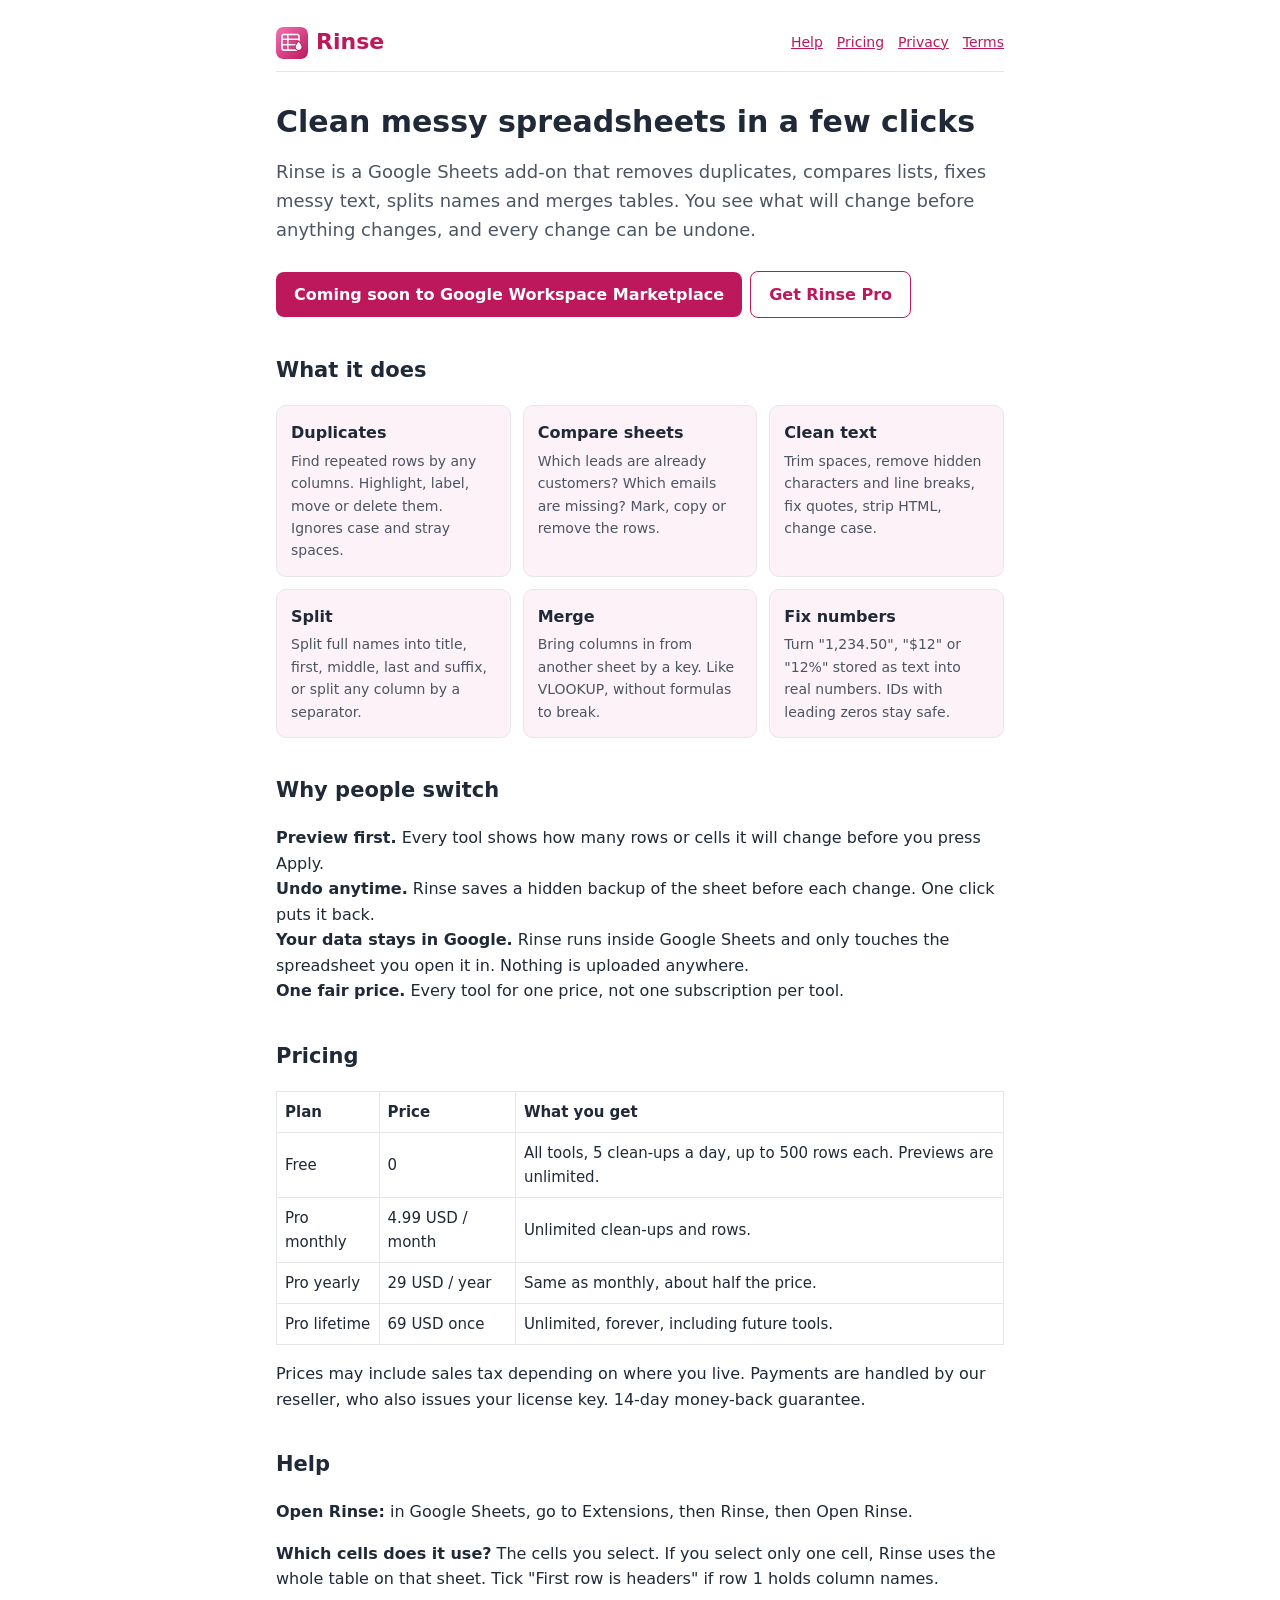
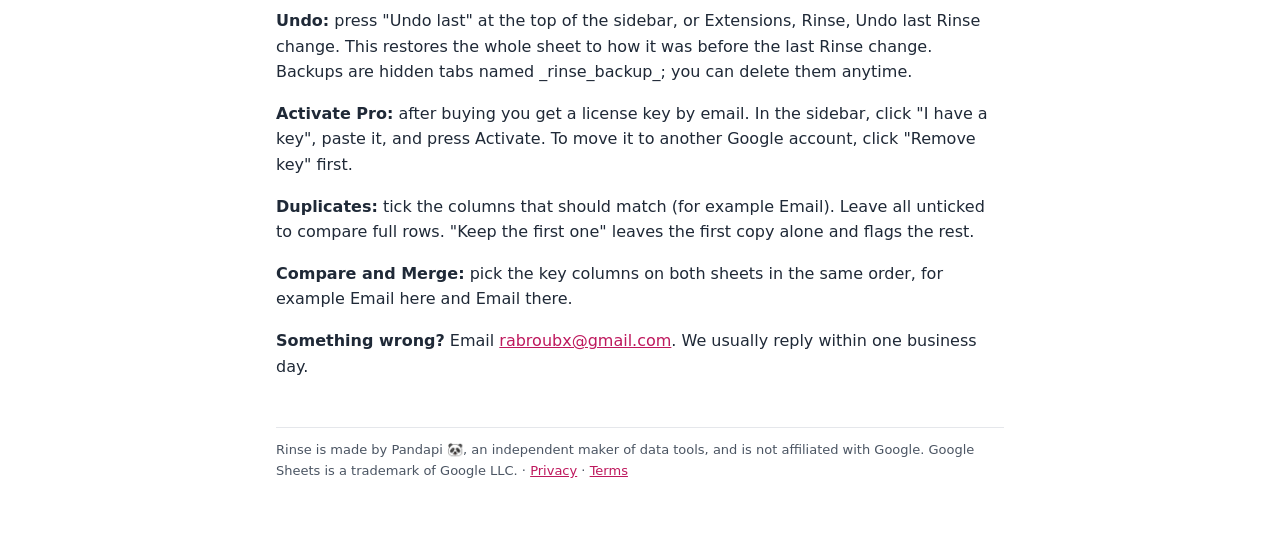
<file: index.html>
<!doctype html><html lang="en"><head><meta charset="utf-8"><meta name="viewport" content="width=device-width,initial-scale=1">
<title>Rinse for Google Sheets</title><meta name="description" content="Remove duplicates, compare sheets, clean text, split names and merge tables in Google Sheets. Preview first, undo anytime.">
<link rel="icon" href="icon-128.png"><link rel="stylesheet" href="style.css"></head><body><main>
<header><a class="logo" href="./"><img src="icon-128.png" alt="">Rinse</a><nav><a href="#help">Help</a><a href="#pricing">Pricing</a><a href="privacy.html">Privacy</a><a href="terms.html">Terms</a></nav></header>
<h1>Clean messy spreadsheets in a few clicks</h1>
<p class="lead">Rinse is a Google Sheets add-on that removes duplicates, compares lists, fixes messy text, splits names and merges tables. You see what will change before anything changes, and every change can be undone.</p>
<a class="cta" href="#help">Coming soon to Google Workspace Marketplace</a><a class="cta ghost" href="https://rinse-pandapi.lemonsqueezy.com/checkout/buy/97f5a36b-7501-4b39-87ae-13c85ad9ce70">Get Rinse Pro</a>

<h2>What it does</h2>
<div class="grid">
<div class="card"><h3>Duplicates</h3><p>Find repeated rows by any columns. Highlight, label, move or delete them. Ignores case and stray spaces.</p></div>
<div class="card"><h3>Compare sheets</h3><p>Which leads are already customers? Which emails are missing? Mark, copy or remove the rows.</p></div>
<div class="card"><h3>Clean text</h3><p>Trim spaces, remove hidden characters and line breaks, fix quotes, strip HTML, change case.</p></div>
<div class="card"><h3>Split</h3><p>Split full names into title, first, middle, last and suffix, or split any column by a separator.</p></div>
<div class="card"><h3>Merge</h3><p>Bring columns in from another sheet by a key. Like VLOOKUP, without formulas to break.</p></div>
<div class="card"><h3>Fix numbers</h3><p>Turn "1,234.50", "$12" or "12%" stored as text into real numbers. IDs with leading zeros stay safe.</p></div>
</div>

<h2>Why people switch</h2>
<p><b>Preview first.</b> Every tool shows how many rows or cells it will change before you press Apply.<br>
<b>Undo anytime.</b> Rinse saves a hidden backup of the sheet before each change. One click puts it back.<br>
<b>Your data stays in Google.</b> Rinse runs inside Google Sheets and only touches the spreadsheet you open it in. Nothing is uploaded anywhere.<br>
<b>One fair price.</b> Every tool for one price, not one subscription per tool.</p>

<h2 id="pricing">Pricing</h2>
<table><tr><th>Plan</th><th>Price</th><th>What you get</th></tr>
<tr><td>Free</td><td>0</td><td>All tools, 5 clean-ups a day, up to 500 rows each. Previews are unlimited.</td></tr>
<tr><td>Pro monthly</td><td>4.99 USD / month</td><td>Unlimited clean-ups and rows.</td></tr>
<tr><td>Pro yearly</td><td>29 USD / year</td><td>Same as monthly, about half the price.</td></tr>
<tr><td>Pro lifetime</td><td>69 USD once</td><td>Unlimited, forever, including future tools.</td></tr></table>
<p>Prices may include sales tax depending on where you live. Payments are handled by our reseller, who also issues your license key. 14-day money-back guarantee.</p>

<h2 id="help">Help</h2>
<p><b>Open Rinse:</b> in Google Sheets, go to Extensions, then Rinse, then Open Rinse.</p>
<p><b>Which cells does it use?</b> The cells you select. If you select only one cell, Rinse uses the whole table on that sheet. Tick "First row is headers" if row 1 holds column names.</p>
<p><b>Undo:</b> press "Undo last" at the top of the sidebar, or Extensions, Rinse, Undo last Rinse change. This restores the whole sheet to how it was before the last Rinse change. Backups are hidden tabs named _rinse_backup_; you can delete them anytime.</p>
<p><b>Activate Pro:</b> after buying you get a license key by email. In the sidebar, click "I have a key", paste it, and press Activate. To move it to another Google account, click "Remove key" first.</p>
<p><b>Duplicates:</b> tick the columns that should match (for example Email). Leave all unticked to compare full rows. "Keep the first one" leaves the first copy alone and flags the rest.</p>
<p><b>Compare and Merge:</b> pick the key columns on both sheets in the same order, for example Email here and Email there.</p>
<p><b>Something wrong?</b> Email <a href="mailto:rabroubx@gmail.com">rabroubx@gmail.com</a>. We usually reply within one business day.</p>
<footer>Rinse is made by Pandapi 🐼, an independent maker of data tools, and is not affiliated with Google. Google Sheets is a trademark of Google LLC. · <a href="privacy.html">Privacy</a> · <a href="terms.html">Terms</a></footer>
</main></body></html>
</file>
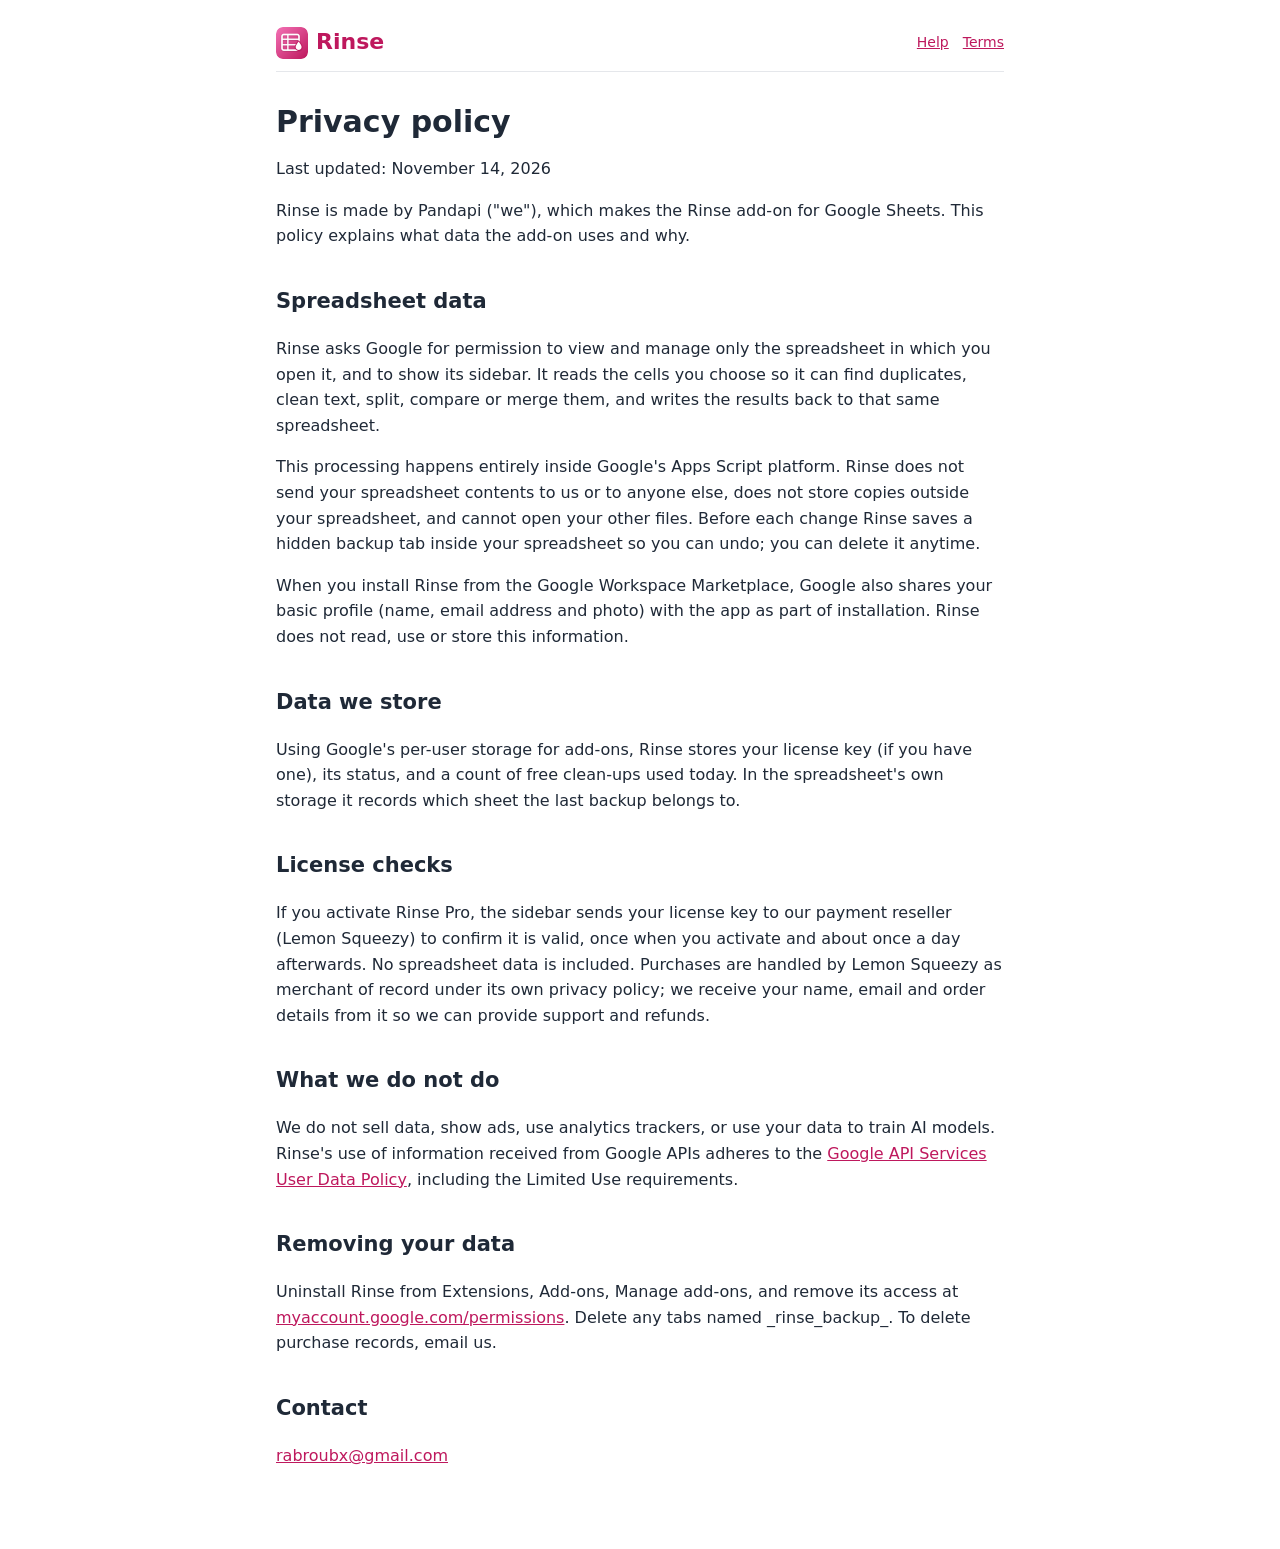
<file: privacy.html>
<!doctype html><html lang="en"><head><meta charset="utf-8"><meta name="viewport" content="width=device-width,initial-scale=1">
<title>Rinse privacy policy</title><link rel="icon" href="icon-128.png"><link rel="stylesheet" href="style.css"></head><body><main>
<header><a class="logo" href="./"><img src="icon-128.png" alt="">Rinse</a><nav><a href="./#help">Help</a><a href="terms.html">Terms</a></nav></header>
<h1>Privacy policy</h1><p>Last updated: November 14, 2026</p>
<p>Rinse is made by Pandapi ("we"), which makes the Rinse add-on for Google Sheets. This policy explains what data the add-on uses and why.</p>
<h2>Spreadsheet data</h2>
<p>Rinse asks Google for permission to view and manage only the spreadsheet in which you open it, and to show its sidebar. It reads the cells you choose so it can find duplicates, clean text, split, compare or merge them, and writes the results back to that same spreadsheet.</p>
<p>This processing happens entirely inside Google's Apps Script platform. Rinse does not send your spreadsheet contents to us or to anyone else, does not store copies outside your spreadsheet, and cannot open your other files. Before each change Rinse saves a hidden backup tab inside your spreadsheet so you can undo; you can delete it anytime.</p>
<p>When you install Rinse from the Google Workspace Marketplace, Google also shares your basic profile (name, email address and photo) with the app as part of installation. Rinse does not read, use or store this information.</p>
<h2>Data we store</h2>
<p>Using Google's per-user storage for add-ons, Rinse stores your license key (if you have one), its status, and a count of free clean-ups used today. In the spreadsheet's own storage it records which sheet the last backup belongs to.</p>
<h2>License checks</h2>
<p>If you activate Rinse Pro, the sidebar sends your license key to our payment reseller (Lemon Squeezy) to confirm it is valid, once when you activate and about once a day afterwards. No spreadsheet data is included. Purchases are handled by Lemon Squeezy as merchant of record under its own privacy policy; we receive your name, email and order details from it so we can provide support and refunds.</p>
<h2>What we do not do</h2>
<p>We do not sell data, show ads, use analytics trackers, or use your data to train AI models. Rinse's use of information received from Google APIs adheres to the <a href="https://developers.google.com/terms/api-services-user-data-policy">Google API Services User Data Policy</a>, including the Limited Use requirements.</p>
<h2>Removing your data</h2>
<p>Uninstall Rinse from Extensions, Add-ons, Manage add-ons, and remove its access at <a href="https://myaccount.google.com/permissions">myaccount.google.com/permissions</a>. Delete any tabs named _rinse_backup_. To delete purchase records, email us.</p>
<h2>Contact</h2><p><a href="mailto:rabroubx@gmail.com">rabroubx@gmail.com</a></p>
</main></body></html>
</file>
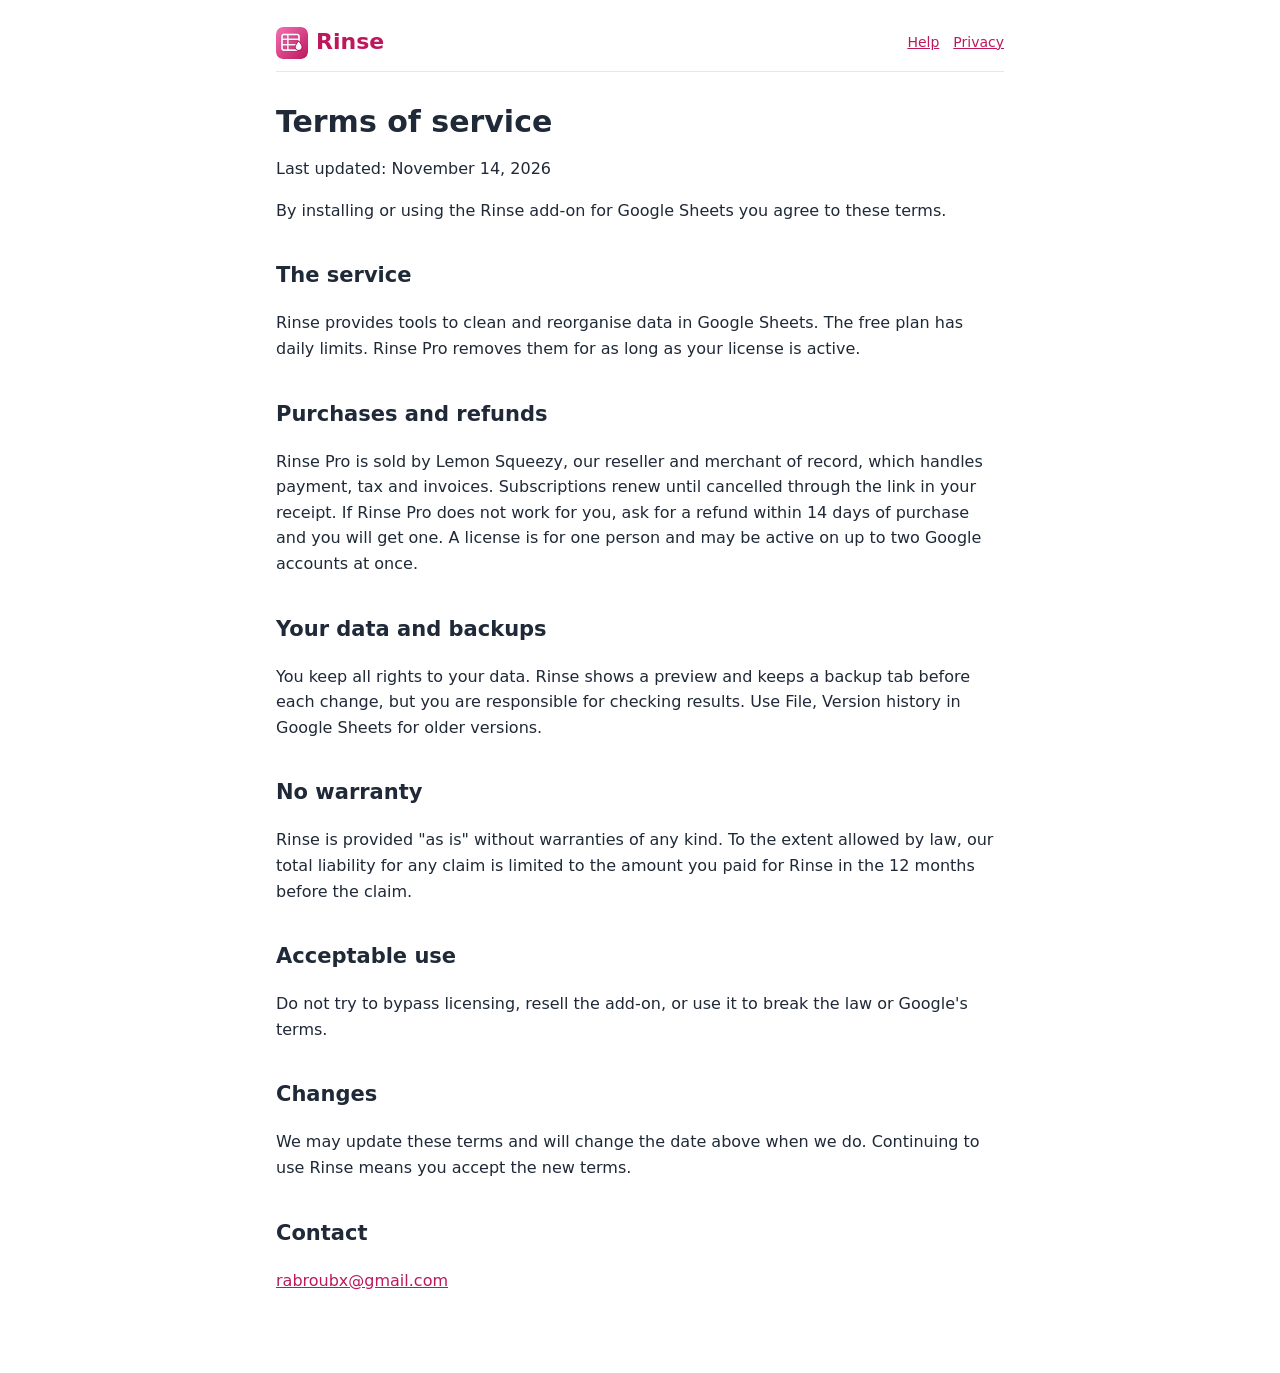
<file: terms.html>
<!doctype html><html lang="en"><head><meta charset="utf-8"><meta name="viewport" content="width=device-width,initial-scale=1">
<title>Rinse terms of service</title><link rel="icon" href="icon-128.png"><link rel="stylesheet" href="style.css"></head><body><main>
<header><a class="logo" href="./"><img src="icon-128.png" alt="">Rinse</a><nav><a href="./#help">Help</a><a href="privacy.html">Privacy</a></nav></header>
<h1>Terms of service</h1><p>Last updated: November 14, 2026</p>
<p>By installing or using the Rinse add-on for Google Sheets you agree to these terms.</p>
<h2>The service</h2><p>Rinse provides tools to clean and reorganise data in Google Sheets. The free plan has daily limits. Rinse Pro removes them for as long as your license is active.</p>
<h2>Purchases and refunds</h2><p>Rinse Pro is sold by Lemon Squeezy, our reseller and merchant of record, which handles payment, tax and invoices. Subscriptions renew until cancelled through the link in your receipt. If Rinse Pro does not work for you, ask for a refund within 14 days of purchase and you will get one. A license is for one person and may be active on up to two Google accounts at once.</p>
<h2>Your data and backups</h2><p>You keep all rights to your data. Rinse shows a preview and keeps a backup tab before each change, but you are responsible for checking results. Use File, Version history in Google Sheets for older versions.</p>
<h2>No warranty</h2><p>Rinse is provided "as is" without warranties of any kind. To the extent allowed by law, our total liability for any claim is limited to the amount you paid for Rinse in the 12 months before the claim.</p>
<h2>Acceptable use</h2><p>Do not try to bypass licensing, resell the add-on, or use it to break the law or Google's terms.</p>
<h2>Changes</h2><p>We may update these terms and will change the date above when we do. Continuing to use Rinse means you accept the new terms.</p>
<h2>Contact</h2><p><a href="mailto:rabroubx@gmail.com">rabroubx@gmail.com</a></p>
</main></body></html>
</file>
<file: style.css>
:root{--ink:#1f2937;--muted:#4b5563;--line:#e5e7eb;--accent:#be185d;--bg:#ffffff;--soft:#fdf2f8}
@media (prefers-color-scheme:dark){:root{--ink:#e5e7eb;--muted:#9ca3af;--line:#374151;--accent:#f472b6;--bg:#111827;--soft:#2a1020}}
*{box-sizing:border-box}body{margin:0;background:var(--bg);color:var(--ink);font:16px/1.6 system-ui,-apple-system,"Segoe UI",Roboto,Arial,sans-serif}
main{max-width:760px;margin:0 auto;padding:24px 16px 64px}a{color:var(--accent)}
header{display:flex;justify-content:space-between;align-items:center;gap:12px;flex-wrap:wrap;border-bottom:1px solid var(--line);padding-bottom:12px}
.logo{font-weight:800;font-size:22px;color:var(--accent);text-decoration:none}nav a{margin-left:14px;font-size:14px}
h1{font-size:30px;line-height:1.2;margin:32px 0 8px}h2{margin-top:36px;font-size:21px}.lead{font-size:18px;color:var(--muted)}
.cta{display:inline-block;background:var(--accent);color:var(--bg);padding:10px 18px;border-radius:8px;text-decoration:none;font-weight:700;margin:8px 8px 0 0}
.cta.ghost{background:none;color:var(--accent);border:1px solid var(--accent)}
.grid{display:grid;grid-template-columns:repeat(auto-fit,minmax(210px,1fr));gap:12px;margin-top:12px}
.card{border:1px solid var(--line);border-radius:10px;padding:14px;background:var(--soft)}.card h3{margin:0 0 4px;font-size:16px}.card p{margin:0;color:var(--muted);font-size:14px}
table{border-collapse:collapse;width:100%;margin-top:12px}td,th{border:1px solid var(--line);padding:8px;text-align:left;font-size:15px}
footer{margin-top:48px;border-top:1px solid var(--line);padding-top:12px;font-size:13px;color:var(--muted)}
.logo img{width:32px;height:32px;vertical-align:middle;margin-right:8px;border-radius:7px}
</file>
